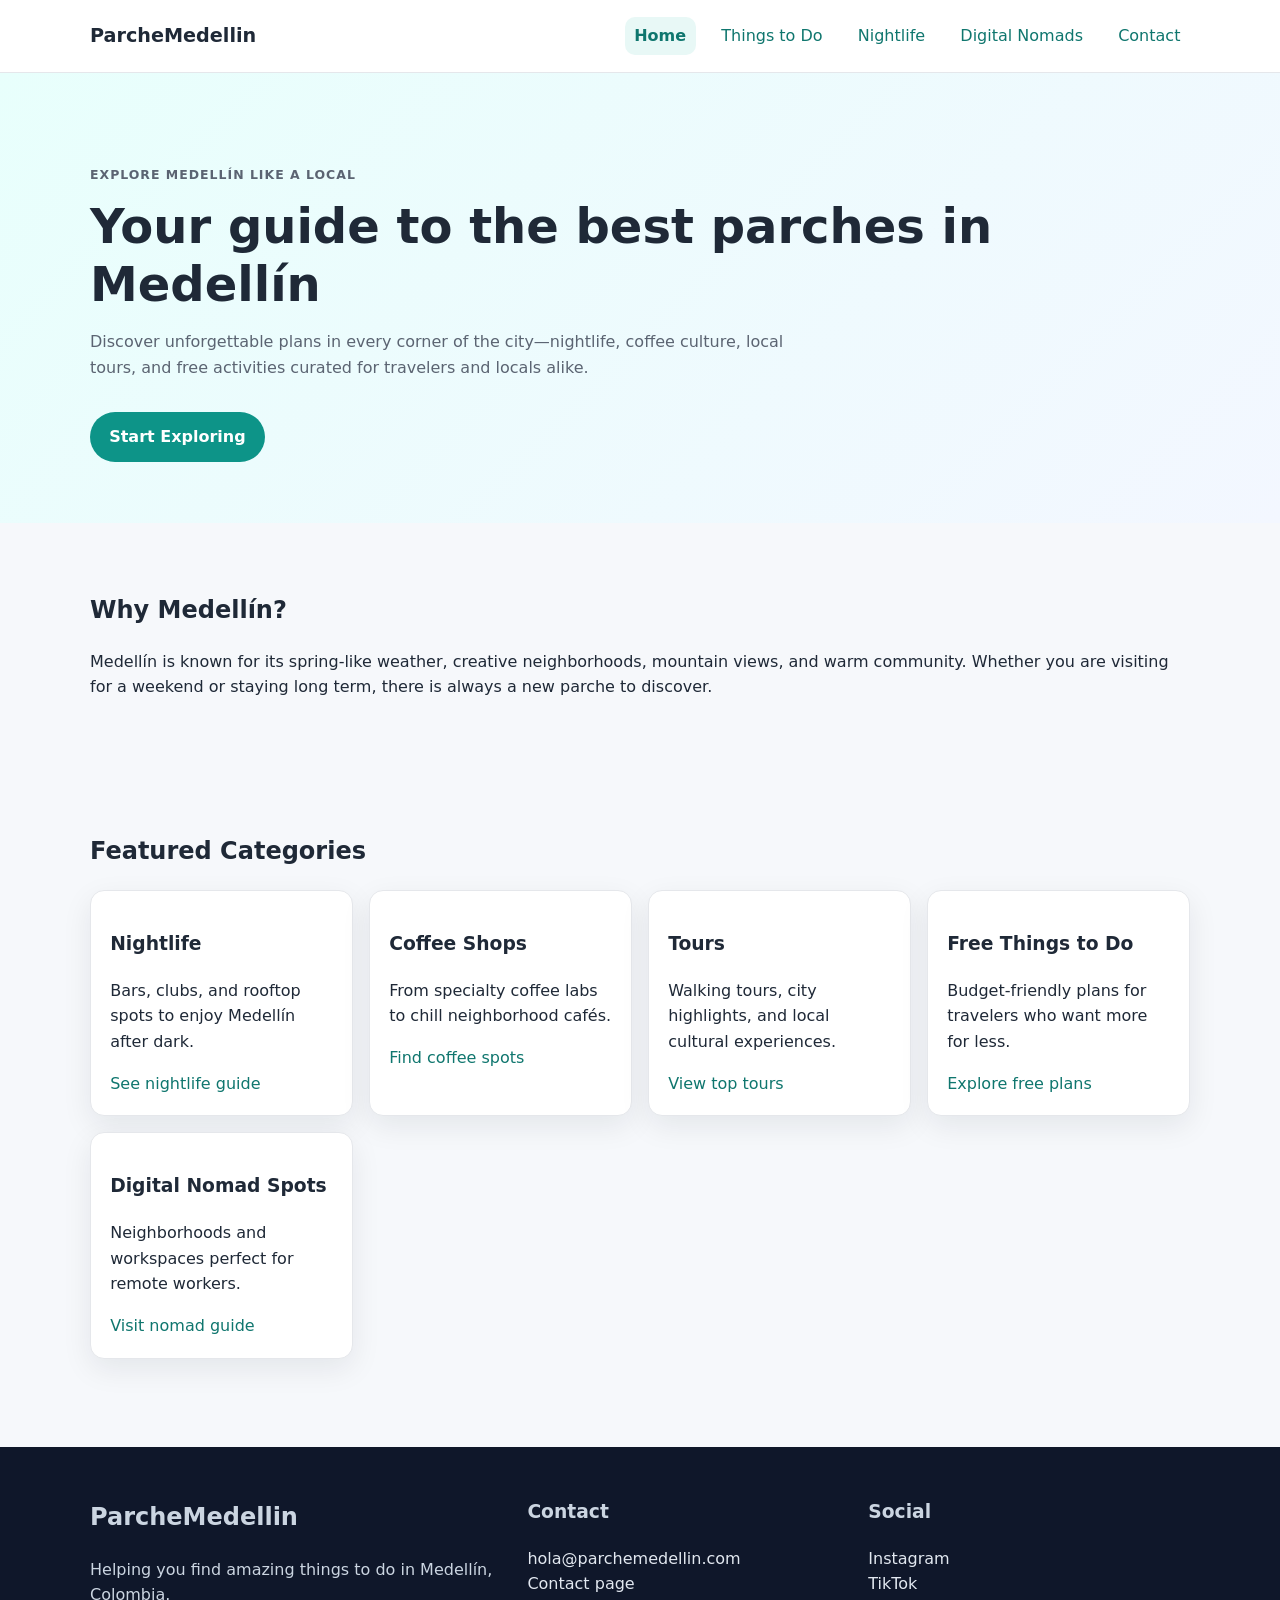
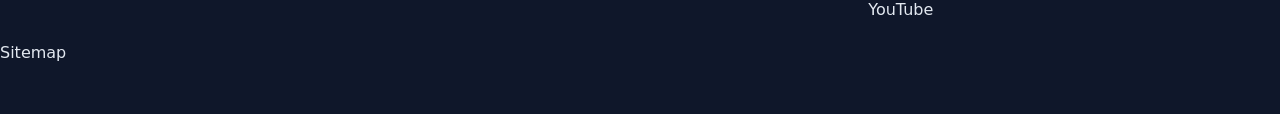
<file: index.html>
<!DOCTYPE html>
<html lang="en">
<head>
  <meta charset="UTF-8" />
  <meta name="viewport" content="width=device-width, initial-scale=1.0" />
  <meta name="description" content="ParcheMedellin helps you discover the best things to do in Medellín, from nightlife and tours to coffee shops and digital nomad spots." />
  <title>ParcheMedellin | Things to Do in Medellín</title>
  <link rel="stylesheet" href="style.css" />
</head>
<body>
  <header class="site-header">
    <div class="container nav-wrapper">
      <a class="logo" href="index.html">ParcheMedellin</a>
      <button class="menu-toggle" aria-expanded="false" aria-controls="primary-nav">Menu</button>
      <nav id="primary-nav" class="site-nav" aria-label="Main navigation">
        <ul>
          <li><a href="index.html" aria-current="page">Home</a></li>
          <li><a href="things-to-do.html">Things to Do</a></li>
          <li><a href="nightlife.html">Nightlife</a></li>
          <li><a href="digital-nomads.html">Digital Nomads</a></li>
          <li><a href="contact.html">Contact</a></li>
        </ul>
      </nav>
    </div>
  </header>

  <main>
    <section class="hero">
      <div class="container">
        <p class="kicker">Explore Medellín like a local</p>
        <h1>Your guide to the best parches in Medellín</h1>
        <p>
          Discover unforgettable plans in every corner of the city—nightlife, coffee culture,
          local tours, and free activities curated for travelers and locals alike.
        </p>
        <a class="btn" href="things-to-do.html">Start Exploring</a>
      </div>
    </section>

    <section class="section container">
      <h2>Why Medellín?</h2>
      <p>
        Medellín is known for its spring-like weather, creative neighborhoods, mountain views,
        and warm community. Whether you are visiting for a weekend or staying long term,
        there is always a new parche to discover.
      </p>
    </section>

    <section class="section container">
      <h2>Featured Categories</h2>
      <div class="card-grid">
        <article class="card">
          <h3>Nightlife</h3>
          <p>Bars, clubs, and rooftop spots to enjoy Medellín after dark.</p>
          <a href="nightlife.html">See nightlife guide</a>
        </article>
        <article class="card">
          <h3>Coffee Shops</h3>
          <p>From specialty coffee labs to chill neighborhood cafés.</p>
          <a href="things-to-do.html#coffee-shops">Find coffee spots</a>
        </article>
        <article class="card">
          <h3>Tours</h3>
          <p>Walking tours, city highlights, and local cultural experiences.</p>
          <a href="things-to-do.html#comuna13">View top tours</a>
        </article>
        <article class="card">
          <h3>Free Things to Do</h3>
          <p>Budget-friendly plans for travelers who want more for less.</p>
          <a href="things-to-do.html#outdoor">Explore free plans</a>
        </article>
        <article class="card">
          <h3>Digital Nomad Spots</h3>
          <p>Neighborhoods and workspaces perfect for remote workers.</p>
          <a href="digital-nomads.html">Visit nomad guide</a>
        </article>
      </div>
    </section>
  </main>

  <footer class="site-footer">
    <div class="container footer-grid">
      <div>
        <h2>ParcheMedellin</h2>
        <p>Helping you find amazing things to do in Medellín, Colombia.</p>
      </div>
      <div>
        <h3>Contact</h3>
        <ul>
          <li><a href="mailto:hola@parchemedellin.com">hola@parchemedellin.com</a></li>
          <li><a href="contact.html">Contact page</a></li>
        </ul>
      </div>
      <div>
        <h3>Social</h3>
        <ul>
          <li><a href="#" aria-label="Instagram">Instagram</a></li>
          <li><a href="#" aria-label="TikTok">TikTok</a></li>
          <li><a href="#" aria-label="YouTube">YouTube</a></li>
        </ul>
      </div>
    </div>
        <p class="sitemap-link"><a href="sitemap.xml">Sitemap</a></p>
  </footer>

  <script src="script.js"></script>
</body>
</html>
</file>
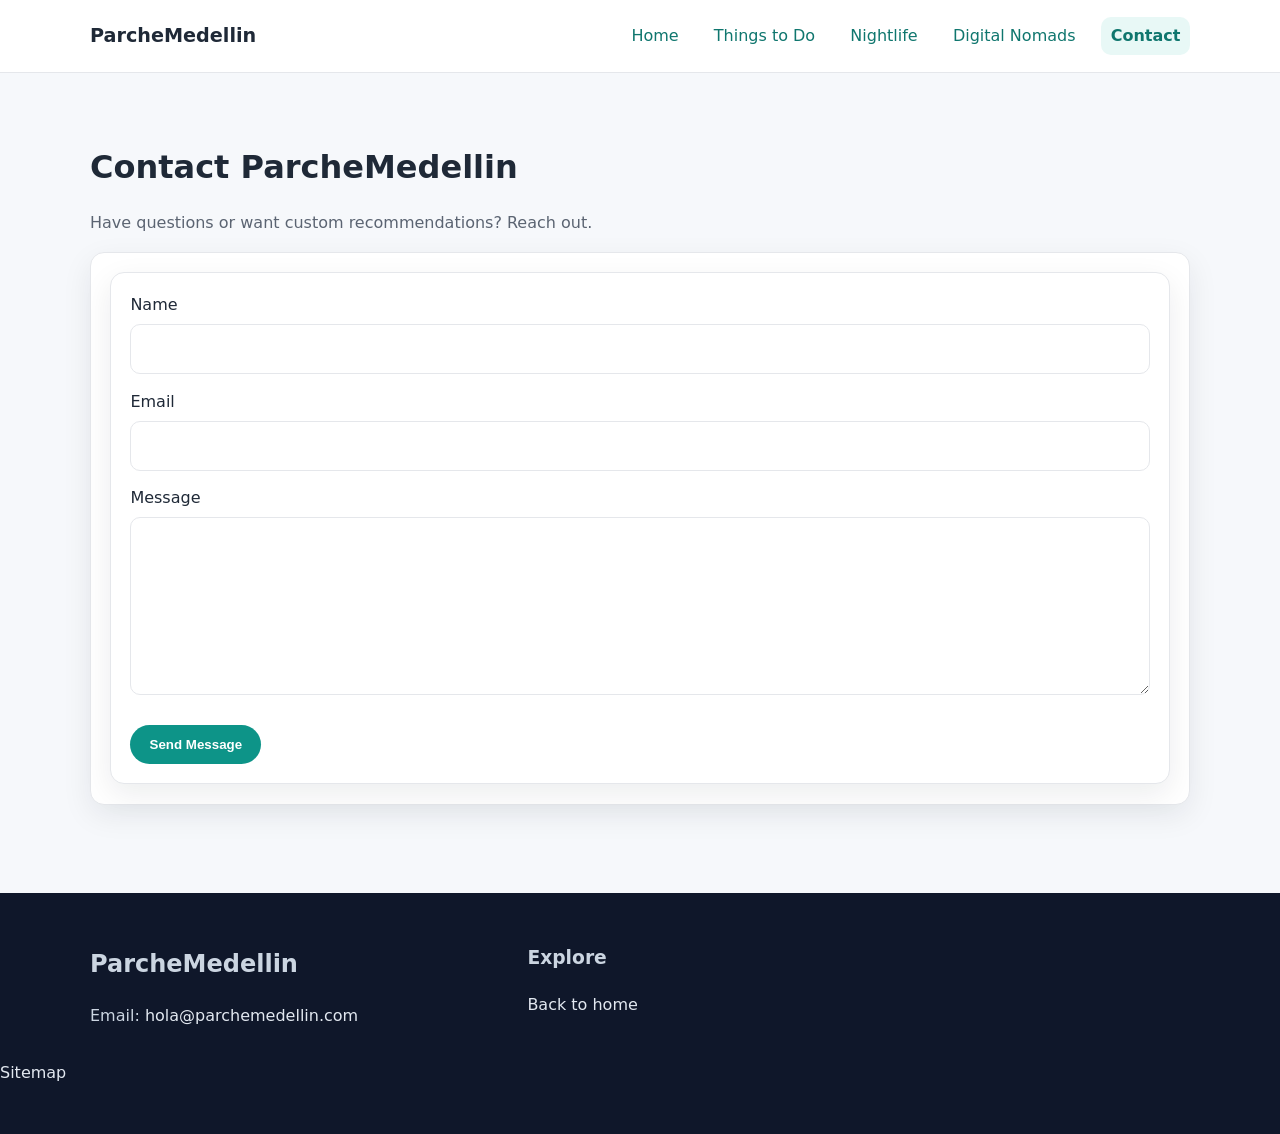
<file: contact.html>
<!DOCTYPE html>
<html lang="en">
<head>
  <meta charset="UTF-8" />
  <meta name="viewport" content="width=device-width, initial-scale=1.0" />
  <meta name="description" content="Contact ParcheMedellin to collaborate, ask for personalized recommendations, or share your Medellín experience." />
  <title>Contact | ParcheMedellin</title>
  <link rel="stylesheet" href="style.css" />
</head>
<body>
  <header class="site-header">
    <div class="container nav-wrapper">
      <a class="logo" href="index.html">ParcheMedellin</a>
      <button class="menu-toggle" aria-expanded="false" aria-controls="primary-nav">Menu</button>
      <nav id="primary-nav" class="site-nav" aria-label="Main navigation">
        <ul>
          <li><a href="index.html">Home</a></li>
          <li><a href="things-to-do.html">Things to Do</a></li>
          <li><a href="nightlife.html">Nightlife</a></li>
          <li><a href="digital-nomads.html">Digital Nomads</a></li>
          <li><a href="contact.html" aria-current="page">Contact</a></li>
        </ul>
      </nav>
    </div>
  </header>

  <main class="container section">
    <h1>Contact ParcheMedellin</h1>
    <p class="page-intro">Have questions or want custom recommendations? Reach out.</p>

    <section class="content-block">
      <form class="contact-form" action="#" method="post">
        <div class="form-field">
          <label for="name">Name</label>
          <input id="name" name="name" type="text" required />
        </div>

        <div class="form-field">
          <label for="email">Email</label>
          <input id="email" name="email" type="email" required />
        </div>

        <div class="form-field">
          <label for="message">Message</label>
          <textarea id="message" name="message" rows="6" required></textarea>
        </div>

        <button class="btn" type="submit">Send Message</button>
      </form>
    </section>
  </main>

  <footer class="site-footer">
    <div class="container footer-grid">
      <div>
        <h2>ParcheMedellin</h2>
        <p>Email: <a href="mailto:hola@parchemedellin.com">hola@parchemedellin.com</a></p>
      </div>
      <div>
        <h3>Explore</h3>
        <a href="index.html">Back to home</a>
      </div>
    </div>
        <p class="sitemap-link"><a href="sitemap.xml">Sitemap</a></p>
  </footer>

  <script src="script.js"></script>
</body>
</html>
</file>
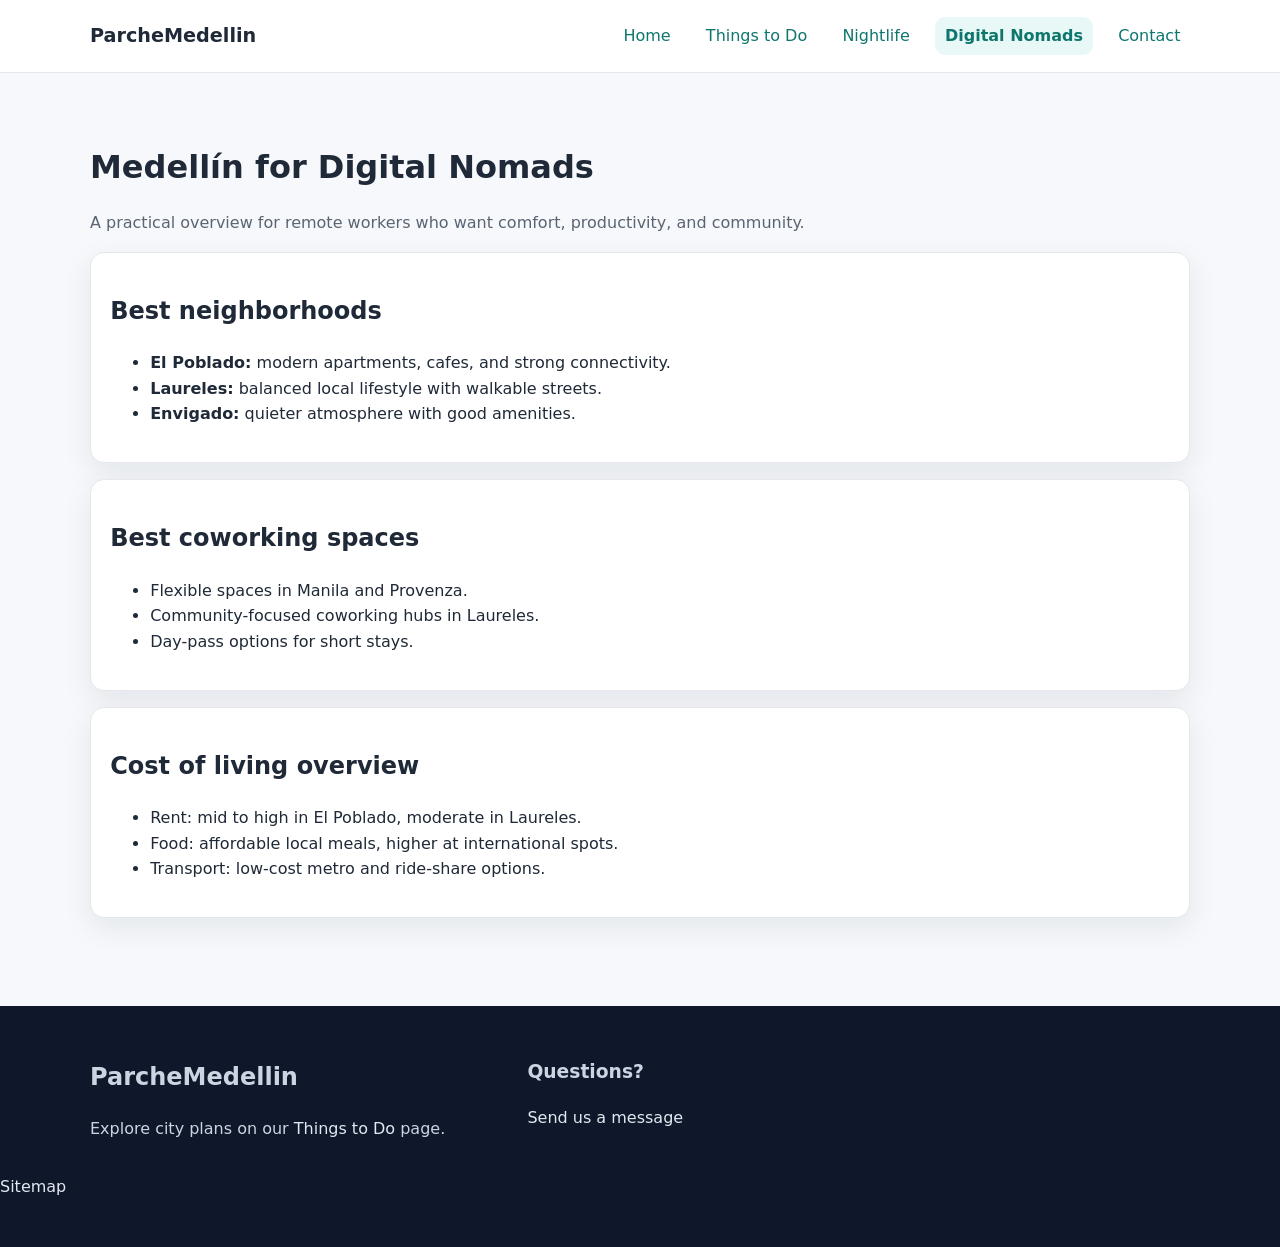
<file: digital-nomads.html>
<!DOCTYPE html>
<html lang="en">
<head>
  <meta charset="UTF-8" />
  <meta name="viewport" content="width=device-width, initial-scale=1.0" />
  <meta name="description" content="Digital nomad guide to Medellín covering neighborhoods, coworking spaces, and cost of living." />
  <title>Digital Nomad Guide Medellín | ParcheMedellin</title>
  <link rel="stylesheet" href="style.css" />
</head>
<body>
  <header class="site-header">
    <div class="container nav-wrapper">
      <a class="logo" href="index.html">ParcheMedellin</a>
      <button class="menu-toggle" aria-expanded="false" aria-controls="primary-nav">Menu</button>
      <nav id="primary-nav" class="site-nav" aria-label="Main navigation">
        <ul>
          <li><a href="index.html">Home</a></li>
          <li><a href="things-to-do.html">Things to Do</a></li>
          <li><a href="nightlife.html">Nightlife</a></li>
          <li><a href="digital-nomads.html" aria-current="page">Digital Nomads</a></li>
          <li><a href="contact.html">Contact</a></li>
        </ul>
      </nav>
    </div>
  </header>

  <main class="container section">
    <h1>Medellín for Digital Nomads</h1>
    <p class="page-intro">A practical overview for remote workers who want comfort, productivity, and community.</p>

    <section class="content-block">
      <h2>Best neighborhoods</h2>
      <ul>
        <li><strong>El Poblado:</strong> modern apartments, cafes, and strong connectivity.</li>
        <li><strong>Laureles:</strong> balanced local lifestyle with walkable streets.</li>
        <li><strong>Envigado:</strong> quieter atmosphere with good amenities.</li>
      </ul>
    </section>

    <section class="content-block">
      <h2>Best coworking spaces</h2>
      <ul>
        <li>Flexible spaces in Manila and Provenza.</li>
        <li>Community-focused coworking hubs in Laureles.</li>
        <li>Day-pass options for short stays.</li>
      </ul>
    </section>

    <section class="content-block">
      <h2>Cost of living overview</h2>
      <ul>
        <li>Rent: mid to high in El Poblado, moderate in Laureles.</li>
        <li>Food: affordable local meals, higher at international spots.</li>
        <li>Transport: low-cost metro and ride-share options.</li>
      </ul>
    </section>
  </main>

  <footer class="site-footer">
    <div class="container footer-grid">
      <div>
        <h2>ParcheMedellin</h2>
        <p>Explore city plans on our <a href="things-to-do.html">Things to Do</a> page.</p>
      </div>
      <div>
        <h3>Questions?</h3>
        <a href="contact.html">Send us a message</a>
      </div>
    </div>
        <p class="sitemap-link"><a href="sitemap.xml">Sitemap</a></p>
  </footer>

  <script src="script.js"></script>
</body>
</html>
</file>
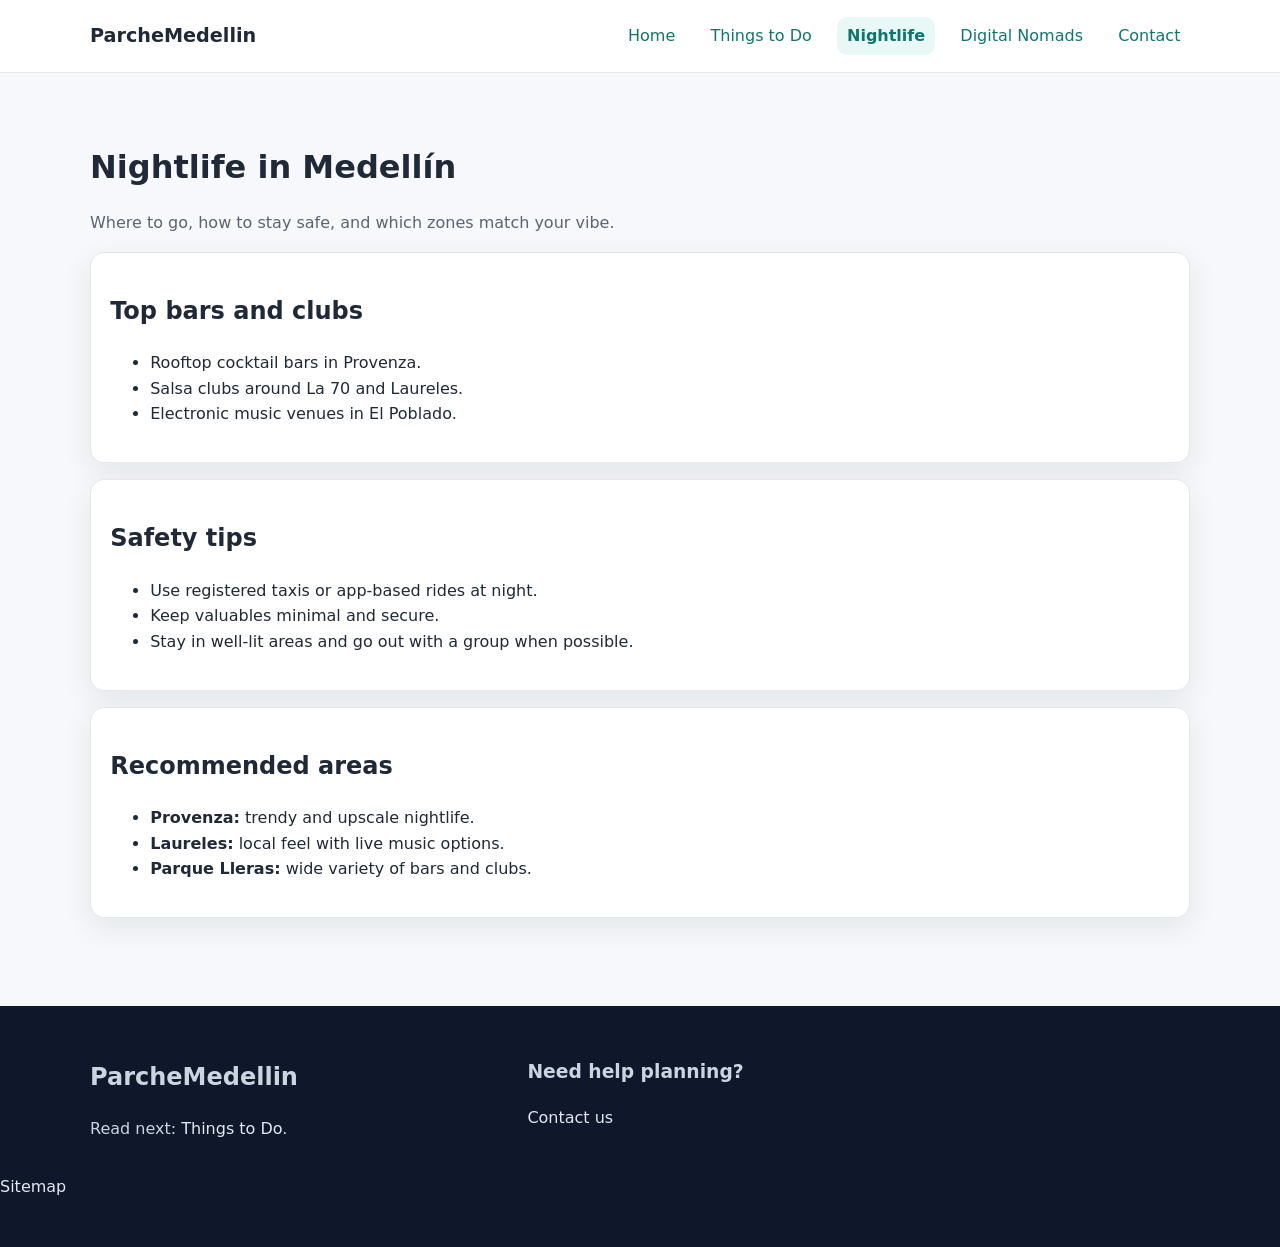
<file: nightlife.html>
<!DOCTYPE html>
<html lang="en">
<head>
  <meta charset="UTF-8" />
  <meta name="viewport" content="width=device-width, initial-scale=1.0" />
  <meta name="description" content="Discover Medellín nightlife with top bars and clubs, recommended areas, and practical safety tips." />
  <title>Medellín Nightlife Guide | ParcheMedellin</title>
  <link rel="stylesheet" href="style.css" />
</head>
<body>
  <header class="site-header">
    <div class="container nav-wrapper">
      <a class="logo" href="index.html">ParcheMedellin</a>
      <button class="menu-toggle" aria-expanded="false" aria-controls="primary-nav">Menu</button>
      <nav id="primary-nav" class="site-nav" aria-label="Main navigation">
        <ul>
          <li><a href="index.html">Home</a></li>
          <li><a href="things-to-do.html">Things to Do</a></li>
          <li><a href="nightlife.html" aria-current="page">Nightlife</a></li>
          <li><a href="digital-nomads.html">Digital Nomads</a></li>
          <li><a href="contact.html">Contact</a></li>
        </ul>
      </nav>
    </div>
  </header>

  <main class="container section">
    <h1>Nightlife in Medellín</h1>
    <p class="page-intro">Where to go, how to stay safe, and which zones match your vibe.</p>

    <section class="content-block">
      <h2>Top bars and clubs</h2>
      <ul>
        <li>Rooftop cocktail bars in Provenza.</li>
        <li>Salsa clubs around La 70 and Laureles.</li>
        <li>Electronic music venues in El Poblado.</li>
      </ul>
    </section>

    <section class="content-block">
      <h2>Safety tips</h2>
      <ul>
        <li>Use registered taxis or app-based rides at night.</li>
        <li>Keep valuables minimal and secure.</li>
        <li>Stay in well-lit areas and go out with a group when possible.</li>
      </ul>
    </section>

    <section class="content-block">
      <h2>Recommended areas</h2>
      <ul>
        <li><strong>Provenza:</strong> trendy and upscale nightlife.</li>
        <li><strong>Laureles:</strong> local feel with live music options.</li>
        <li><strong>Parque Lleras:</strong> wide variety of bars and clubs.</li>
      </ul>
    </section>
  </main>

  <footer class="site-footer">
    <div class="container footer-grid">
      <div>
        <h2>ParcheMedellin</h2>
        <p>Read next: <a href="things-to-do.html">Things to Do</a>.</p>
      </div>
      <div>
        <h3>Need help planning?</h3>
        <a href="contact.html">Contact us</a>
      </div>
    </div>
        <p class="sitemap-link"><a href="sitemap.xml">Sitemap</a></p>
  </footer>

  <script src="script.js"></script>
</body>
</html>
</file>
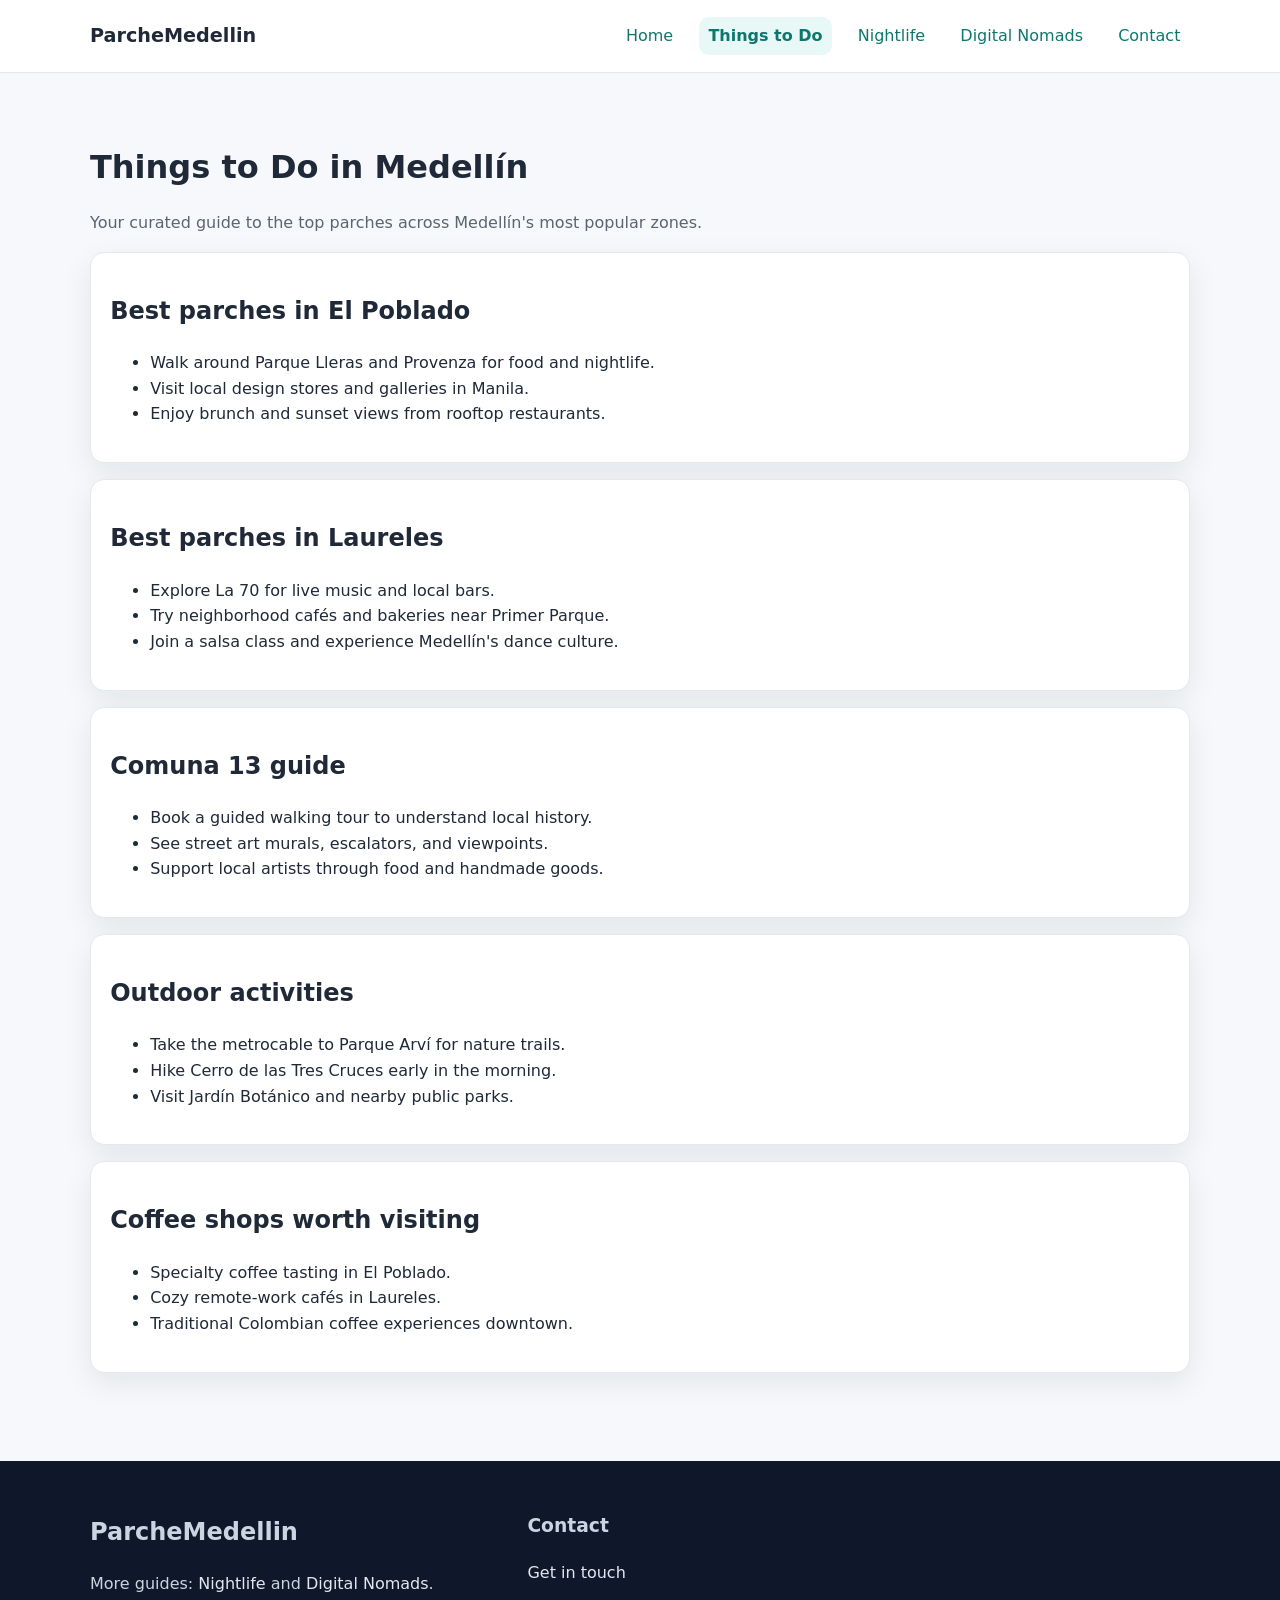
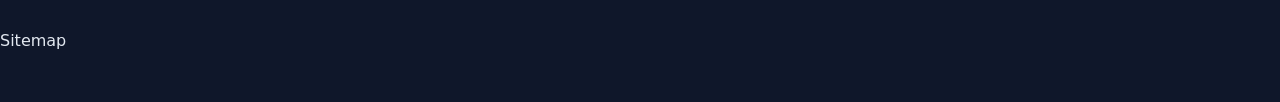
<file: things-to-do.html>
<!DOCTYPE html>
<html lang="en">
<head>
  <meta charset="UTF-8" />
  <meta name="viewport" content="width=device-width, initial-scale=1.0" />
  <meta name="description" content="Explore the best things to do in Medellín including El Poblado, Laureles, Comuna 13, and outdoor adventures." />
  <title>Things to Do in Medellín | ParcheMedellin</title>
  <link rel="stylesheet" href="style.css" />
</head>
<body>
  <header class="site-header">
    <div class="container nav-wrapper">
      <a class="logo" href="index.html">ParcheMedellin</a>
      <button class="menu-toggle" aria-expanded="false" aria-controls="primary-nav">Menu</button>
      <nav id="primary-nav" class="site-nav" aria-label="Main navigation">
        <ul>
          <li><a href="index.html">Home</a></li>
          <li><a href="things-to-do.html" aria-current="page">Things to Do</a></li>
          <li><a href="nightlife.html">Nightlife</a></li>
          <li><a href="digital-nomads.html">Digital Nomads</a></li>
          <li><a href="contact.html">Contact</a></li>
        </ul>
      </nav>
    </div>
  </header>

  <main class="container section">
    <h1>Things to Do in Medellín</h1>
    <p class="page-intro">Your curated guide to the top parches across Medellín's most popular zones.</p>

    <section id="poblado" class="content-block">
      <h2>Best parches in El Poblado</h2>
      <ul>
        <li>Walk around Parque Lleras and Provenza for food and nightlife.</li>
        <li>Visit local design stores and galleries in Manila.</li>
        <li>Enjoy brunch and sunset views from rooftop restaurants.</li>
      </ul>
    </section>

    <section id="laureles" class="content-block">
      <h2>Best parches in Laureles</h2>
      <ul>
        <li>Explore La 70 for live music and local bars.</li>
        <li>Try neighborhood cafés and bakeries near Primer Parque.</li>
        <li>Join a salsa class and experience Medellín's dance culture.</li>
      </ul>
    </section>

    <section id="comuna13" class="content-block">
      <h2>Comuna 13 guide</h2>
      <ul>
        <li>Book a guided walking tour to understand local history.</li>
        <li>See street art murals, escalators, and viewpoints.</li>
        <li>Support local artists through food and handmade goods.</li>
      </ul>
    </section>

    <section id="outdoor" class="content-block">
      <h2>Outdoor activities</h2>
      <ul>
        <li>Take the metrocable to Parque Arví for nature trails.</li>
        <li>Hike Cerro de las Tres Cruces early in the morning.</li>
        <li>Visit Jardín Botánico and nearby public parks.</li>
      </ul>
    </section>

    <section id="coffee-shops" class="content-block">
      <h2>Coffee shops worth visiting</h2>
      <ul>
        <li>Specialty coffee tasting in El Poblado.</li>
        <li>Cozy remote-work cafés in Laureles.</li>
        <li>Traditional Colombian coffee experiences downtown.</li>
      </ul>
    </section>
  </main>

  <footer class="site-footer">
    <div class="container footer-grid">
      <div>
        <h2>ParcheMedellin</h2>
        <p>More guides: <a href="nightlife.html">Nightlife</a> and <a href="digital-nomads.html">Digital Nomads</a>.</p>
      </div>
      <div>
        <h3>Contact</h3>
        <a href="contact.html">Get in touch</a>
      </div>
    </div>
        <p class="sitemap-link"><a href="sitemap.xml">Sitemap</a></p>
  </footer>

  <script src="script.js"></script>
</body>
</html>
</file>
<file: style.css>
:root {
  --bg: #f6f8fb;
  --surface: #ffffff;
  --text: #1f2937;
  --muted: #5b6472;
  --primary: #0d9488;
  --primary-dark: #0f766e;
  --border: #e5e7eb;
  --radius: 14px;
  --shadow: 0 10px 30px rgba(15, 23, 42, 0.08);
}

* {
  box-sizing: border-box;
}

body {
  margin: 0;
  font-family: Inter, system-ui, -apple-system, Segoe UI, Roboto, Arial, sans-serif;
  line-height: 1.6;
  color: var(--text);
  background: var(--bg);
}

a {
  color: var(--primary-dark);
  text-decoration: none;
}

a:hover,
a:focus {
  text-decoration: underline;
}

.container {
  width: min(1100px, 92vw);
  margin: 0 auto;
}

.site-header {
  position: sticky;
  top: 0;
  z-index: 10;
  background: rgba(255, 255, 255, 0.96);
  border-bottom: 1px solid var(--border);
  backdrop-filter: blur(6px);
}

.nav-wrapper {
  display: flex;
  align-items: center;
  justify-content: space-between;
  gap: 1rem;
  min-height: 72px;
}

.logo {
  font-weight: 800;
  font-size: 1.2rem;
  color: var(--text);
}

.site-nav ul {
  list-style: none;
  display: flex;
  gap: 1rem;
  margin: 0;
  padding: 0;
}

.site-nav a {
  display: block;
  padding: 0.4rem 0.6rem;
  border-radius: 10px;
}

.site-nav a[aria-current="page"] {
  background: #e8f8f6;
  color: var(--primary-dark);
  font-weight: 600;
}

.menu-toggle {
  display: none;
  border: 1px solid var(--border);
  background: var(--surface);
  color: var(--text);
  border-radius: 10px;
  padding: 0.5rem 0.8rem;
  font-weight: 600;
}

.hero {
  padding: 5rem 0 3.8rem;
  background: linear-gradient(135deg, #e8fffc 0%, #f3f7ff 100%);
}

.kicker {
  text-transform: uppercase;
  letter-spacing: 0.08em;
  color: var(--primary-dark);
  font-weight: 700;
  font-size: 0.78rem;
}

.hero h1 {
  font-size: clamp(2rem, 5vw, 3rem);
  margin: 0.2rem 0 1rem;
  line-height: 1.2;
}

.hero p {
  max-width: 700px;
  color: var(--muted);
}

.btn {
  display: inline-block;
  margin-top: 1rem;
  background: var(--primary);
  color: #fff;
  border: 0;
  padding: 0.75rem 1.2rem;
  border-radius: 999px;
  font-weight: 700;
  cursor: pointer;
}

.btn:hover,
.btn:focus {
  background: var(--primary-dark);
  text-decoration: none;
}

.section {
  padding: 3rem 0;
}

.page-intro {
  color: var(--muted);
  margin-top: -0.3rem;
}

.card-grid {
  display: grid;
  grid-template-columns: repeat(auto-fit, minmax(220px, 1fr));
  gap: 1rem;
}

.card,
.content-block,
.contact-form {
  background: var(--surface);
  border: 1px solid var(--border);
  border-radius: var(--radius);
  padding: 1.2rem;
  box-shadow: var(--shadow);
}

.content-block + .content-block {
  margin-top: 1rem;
}

.site-footer {
  margin-top: 2.5rem;
  padding: 2rem 0;
  background: #0f172a;
  color: #cbd5e1;
}

.site-footer a {
  color: #e2e8f0;
}

.site-footer ul {
  list-style: none;
  margin: 0;
  padding: 0;
}

.footer-grid {
  display: grid;
  grid-template-columns: 1.3fr 1fr 1fr;
  gap: 1.2rem;
}

.form-field {
  display: grid;
  gap: 0.4rem;
  margin-bottom: 0.9rem;
}

input,
textarea {
  width: 100%;
  border: 1px solid var(--border);
  border-radius: 10px;
  padding: 0.7rem 0.75rem;
  font: inherit;
}

@media (max-width: 760px) {
  .menu-toggle {
    display: inline-block;
  }

  .site-nav {
    position: absolute;
    inset: 72px 0 auto 0;
    background: var(--surface);
    border-bottom: 1px solid var(--border);
    display: none;
  }

  .site-nav.open {
    display: block;
  }

  .site-nav ul {
    flex-direction: column;
    padding: 0.8rem 1rem 1rem;
  }

  .footer-grid {
    grid-template-columns: 1fr;
  }
}

.sitemap-link {
  margin-top: 1rem;
}
</file>
